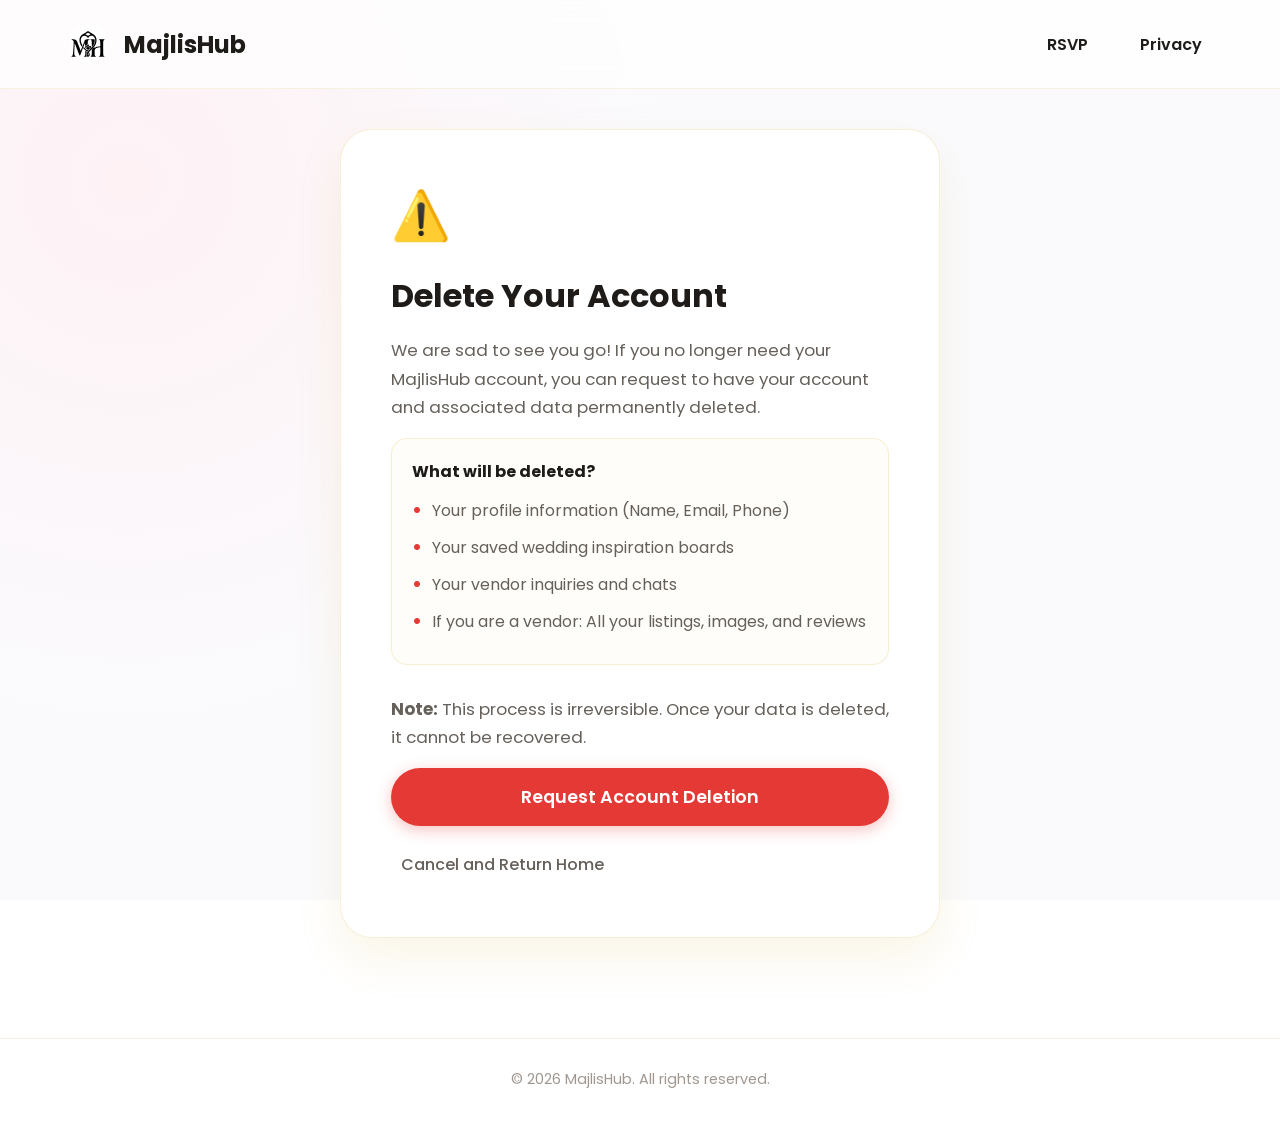
<file: delete-account.html>
<!DOCTYPE html>
<html lang="en">
<head>
    <meta charset="UTF-8">
    <meta name="viewport" content="width=device-width, initial-scale=1.0">
    <title>Delete Account | MajlisHub</title>
    
    <link href="https://fonts.googleapis.com/css2?family=Poppins:wght@400;500;600;700&display=swap" rel="stylesheet">
    <!-- FAVICON -->
    <link rel="icon" type="image/svg+xml" href="assets/MajlisHubLogoSVG.svg">
    <link rel="stylesheet" href="style.css">
</head>
<body>

    <header>
        <a href="/" class="logo-container">
            <img src="assets/MajlisHubLogoSVG.svg" alt="MajlisHub Logo" class="logo-white">
            <span>MajlisHub</span>
        </a>
        <nav class="nav-links">
                <a href="/invitations">RSVP</a>
                <a href="/privacy">Privacy</a>
        </nav>
    </header>

    <main class="content-container">
        <div class="card">
            <div class="icon-warning">⚠️</div>
            <h1>Delete Your Account</h1>
            <p>We are sad to see you go! If you no longer need your MajlisHub account, you can request to have your account and associated data permanently deleted.</p>
            
            <div class="data-list">
                <h4>What will be deleted?</h4>
                <ul>
                    <li>Your profile information (Name, Email, Phone)</li>
                    <li>Your saved wedding inspiration boards</li>
                    <li>Your vendor inquiries and chats</li>
                    <li>If you are a vendor: All your listings, images, and reviews</li>
                </ul>
            </div>

            <p><strong>Note:</strong> This process is irreversible. Once your data is deleted, it cannot be recovered.</p>

            <!-- Clicking this will open their default email app pre-filled with the request -->
            <button class="btn-delete" onclick="sendDeletionEmail()">Request Account Deletion</button>
            
            <br>
            <a href="/" class="btn-cancel">Cancel and Return Home</a>
        </div>
    </main>

    <footer>
        <p class="footer-copyright">&copy; 2026 MajlisHub. All rights reserved.</p>
    </footer>

    <script>
        function sendDeletionEmail() {
            // Replace with your actual support email
            const supportEmail = "support@majlishub.my"; 
            const subject = encodeURIComponent("Account Deletion Request - MajlisHub");
            const body = encodeURIComponent(
                "Hello MajlisHub Support,\n\n" +
                "I would like to request the permanent deletion of my account and all associated data.\n\n" +
                "Here are my details to verify my account:\n" +
                "- Registered Email Address: [Please type your registered email here]\n" +
                "- Registered Phone Number (if applicable): [Please type your phone number here]\n\n" +
                "Please confirm once my data has been removed.\n\n" +
                "Thank you."
            );
            
            window.location.href = `mailto:${supportEmail}?subject=${subject}&body=${body}`;
        }
    </script>

</body>
</html>
</file>
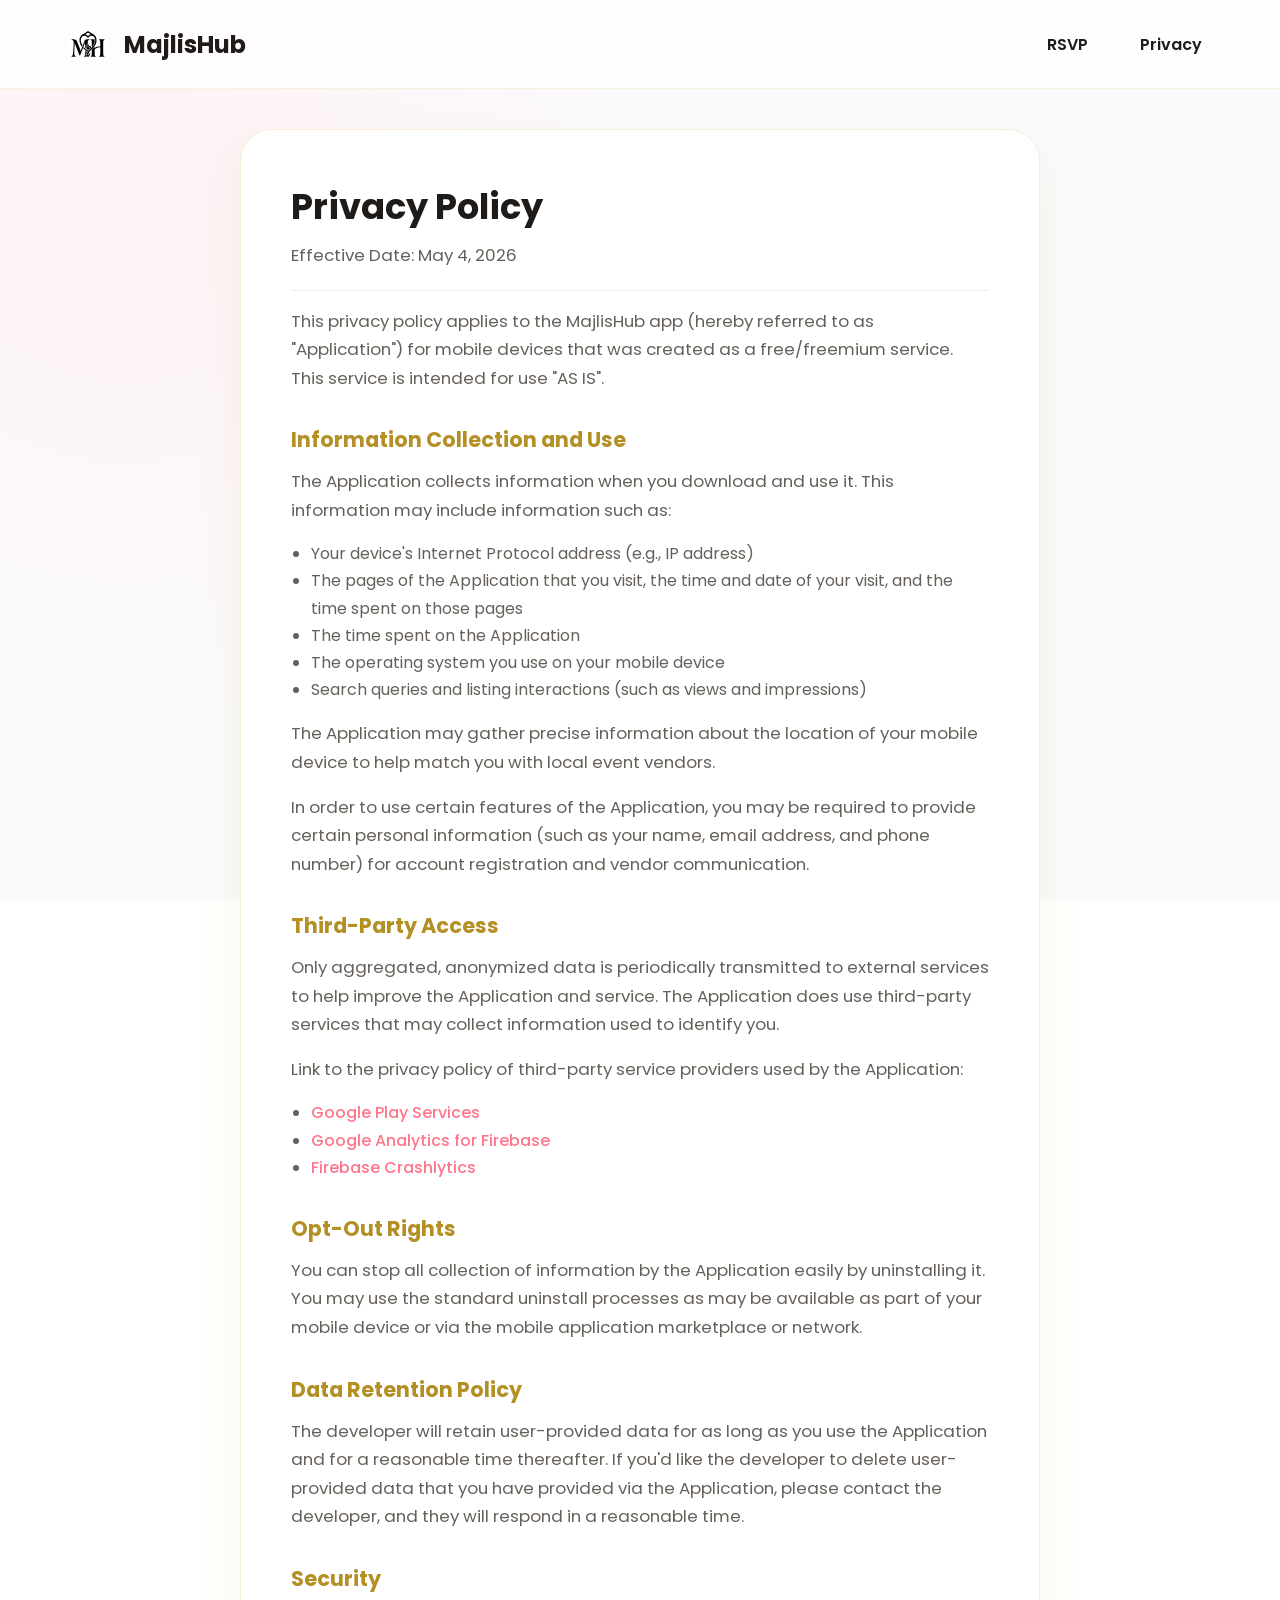
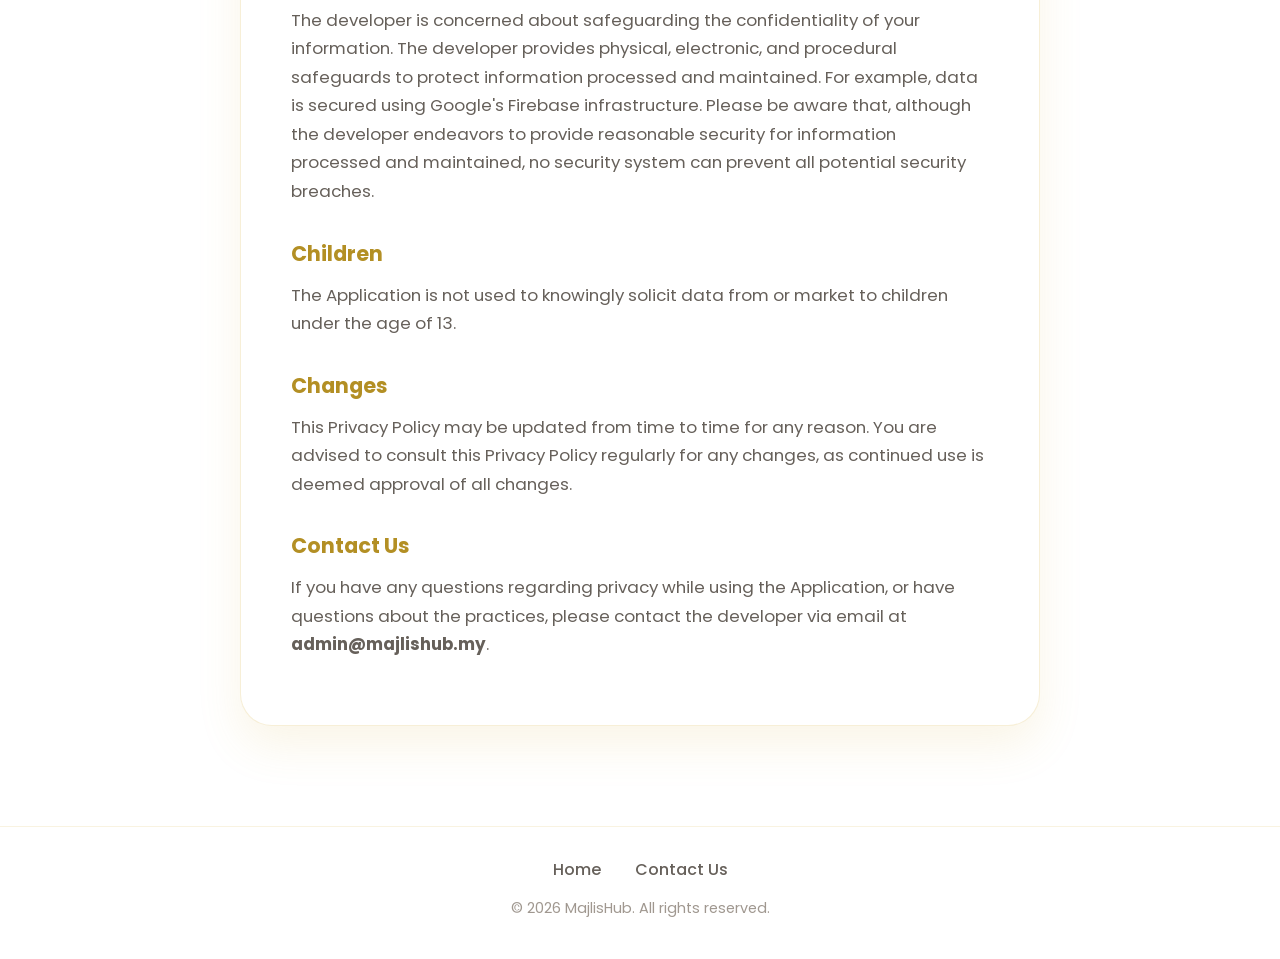
<file: privacy.html>
<!DOCTYPE html>
<html lang="en">
<head>
    <meta charset="UTF-8">
    <meta name="viewport" content="width=device-width, initial-scale=1.0">
    <title>Privacy Policy | MajlisHub</title>
    
    <link href="https://fonts.googleapis.com/css2?family=Poppins:wght@400;500;600;700&display=swap" rel="stylesheet">
    <!-- FAVICON -->
    <link rel="icon" type="image/svg+xml" href="assets/MajlisHubLogoSVG.svg">
    <script async src="https://www.googletagmanager.com/gtag/js?id=G-WJCGGY7J5M"></script>
    <script>
      window.dataLayer = window.dataLayer || [];
      function gtag(){dataLayer.push(arguments);}
      gtag('js', new Date());
      gtag('config', 'G-WJCGGY7J5M');
    </script>
    
    <link rel="stylesheet" href="style.css">
</head>
<body>

    <header>
        <!-- Clicking the logo brings the user back to the home page -->
        <a href="/" class="logo-container">
            <img src="assets/MajlisHubLogoSVG.svg" alt="MajlisHub Logo" class="logo-white">
            <span>MajlisHub</span>
        </a>
        <nav class="nav-links">
                <a href="/invitations">RSVP</a>
                <a href="/privacy">Privacy</a>
        </nav>
    </header>

    <main class="privacy-container">
        <div class="privacy-content">
            <h1>Privacy Policy</h1>
            <p class="date">Effective Date: May 4, 2026</p>

            <p>This privacy policy applies to the MajlisHub app (hereby referred to as "Application") for mobile devices that was created as a free/freemium service. This service is intended for use "AS IS".</p>

            <h3>Information Collection and Use</h3>
            <p>The Application collects information when you download and use it. This information may include information such as:</p>
            <ul>
                <li>Your device's Internet Protocol address (e.g., IP address)</li>
                <li>The pages of the Application that you visit, the time and date of your visit, and the time spent on those pages</li>
                <li>The time spent on the Application</li>
                <li>The operating system you use on your mobile device</li>
                <li>Search queries and listing interactions (such as views and impressions)</li>
            </ul>

            <p>The Application may gather precise information about the location of your mobile device to help match you with local event vendors.</p>
            <p>In order to use certain features of the Application, you may be required to provide certain personal information (such as your name, email address, and phone number) for account registration and vendor communication.</p>

            <h3>Third-Party Access</h3>
            <p>Only aggregated, anonymized data is periodically transmitted to external services to help improve the Application and service. The Application does use third-party services that may collect information used to identify you.</p>
            <p>Link to the privacy policy of third-party service providers used by the Application:</p>
            <ul>
                <li><a href="https://policies.google.com/privacy" target="_blank">Google Play Services</a></li>
                <li><a href="https://firebase.google.com/policies/analytics" target="_blank">Google Analytics for Firebase</a></li>
                <li><a href="https://firebase.google.com/support/privacy/" target="_blank">Firebase Crashlytics</a></li>
            </ul>

            <h3>Opt-Out Rights</h3>
            <p>You can stop all collection of information by the Application easily by uninstalling it. You may use the standard uninstall processes as may be available as part of your mobile device or via the mobile application marketplace or network.</p>

            <h3>Data Retention Policy</h3>
            <p>The developer will retain user-provided data for as long as you use the Application and for a reasonable time thereafter. If you'd like the developer to delete user-provided data that you have provided via the Application, please contact the developer, and they will respond in a reasonable time.</p>

            <h3>Security</h3>
            <p>The developer is concerned about safeguarding the confidentiality of your information. The developer provides physical, electronic, and procedural safeguards to protect information processed and maintained. For example, data is secured using Google's Firebase infrastructure. Please be aware that, although the developer endeavors to provide reasonable security for information processed and maintained, no security system can prevent all potential security breaches.</p>

            <h3>Children</h3>
            <p>The Application is not used to knowingly solicit data from or market to children under the age of 13.</p>

            <h3>Changes</h3>
            <p>This Privacy Policy may be updated from time to time for any reason. You are advised to consult this Privacy Policy regularly for any changes, as continued use is deemed approval of all changes.</p>

            <h3>Contact Us</h3>
            <p>If you have any questions regarding privacy while using the Application, or have questions about the practices, please contact the developer via email at <strong>admin@majlishub.my</strong>.</p>
        </div>
    </main>

    <footer>
        <div class="footer-links">
            <a href="/">Home</a>
            <a href="mailto:admin@majlishub.my">Contact Us</a>
        </div>
        <p class="footer-copyright">&copy; 2026 MajlisHub. All rights reserved.</p>
    </footer>

</body>
</html>
</file>
<file: style.css>
:root {
    --primary-gold: #D4AF37;
    --primary-gold-dark: #B38F24;
    --accent-pink: #FF758C;
    --accent-pink-hover: #FF5271;
    --pink-light: #FFF0F3;
    --gold-gradient: linear-gradient(135deg, #E6C875 0%, #D4AF37 50%, #B38F24 100%);
    --pink-gradient: linear-gradient(135deg, #FF758C 0%, #FF5271 100%);
    --gold-pink-gradient: linear-gradient(135deg, #D4AF37 0%, #FF758C 100%);
    --bg-main: #FAFAFD;
    --bg-light: #FFFFFF;
    --text-dark: #1E1B18;
    --text-muted: #66605A;
    --phone-bezel: #F5EFEB;
    --card-shadow: 0 15px 35px rgba(212, 175, 55, 0.12);
    --border-radius: 24px;
    --danger-red: #E53935;
}

* {
    margin: 0;
    padding: 0;
    box-sizing: border-box;
    font-family: 'Poppins', sans-serif;
}

body {
    background: radial-gradient(circle at 10% 20%, rgba(255, 240, 243, 0.8) 0%, rgba(250, 250, 253, 1) 40%),
                radial-gradient(circle at 90% 80%, rgba(247, 233, 196, 0.4) 0%, rgba(250, 250, 253, 1) 50%);
    background-attachment: fixed;
    color: var(--text-dark);
    overflow-x: hidden;
    min-height: 100vh;
    display: flex;
    flex-direction: column;
}

/* --- NAVIGATION --- */
header {
    display: flex;
    justify-content: space-between;
    align-items: center;
    padding: 24px 5%;
    background: rgba(255, 255, 255, 0.7);
    backdrop-filter: blur(12px);
    border-bottom: 1px solid rgba(212, 175, 55, 0.15);
    position: sticky;
    top: 0;
    z-index: 100;
}

.logo-container {
    display: flex;
    align-items: center;
    gap: 12px;
    font-weight: 700;
    font-size: 24px;
    color: var(--text-dark);
    text-decoration: none;
}

.logo-container img {
    height: 40px;
    margin-bottom: 0px;
}

.logo-white {
    filter: none;
}

.nav-links {
    display: flex;
    gap: 24px;
}

.nav-links a {
    text-decoration: none;
    color: var(--text-dark);
    font-weight: 600;
    font-size: 16px;
    transition: all 0.3s ease;
    padding: 6px 14px;
    border-radius: 20px;
}

.nav-links a:hover {
    color: var(--accent-pink);
    background: var(--pink-light);
}

/* --- HERO SECTION --- */
.hero {
    display: flex;
    align-items: center;
    justify-content: space-between;
    padding: 70px 5% 100px;
    gap: 40px;
}

.hero-content {
    flex: 1;
    max-width: 600px;
}

.hero-content h1 {
    font-size: 3.5rem;
    line-height: 1.2;
    margin-bottom: 24px;
    color: var(--text-dark);
    background: var(--gold-pink-gradient);
    -webkit-background-clip: text;
    -webkit-text-fill-color: transparent;
}

.hero-content p {
    font-size: 1.1rem;
    line-height: 1.6;
    margin-bottom: 40px;
    color: var(--text-muted);
}

.highlight {
    background: var(--gold-pink-gradient);
    -webkit-background-clip: text;
    -webkit-text-fill-color: transparent;
    font-weight: 700;
}

/* --- BUTTONS & HYPE METER --- */
.store-buttons {
    display: flex;
    gap: 16px;
    margin-bottom: 24px;
}

.store-btn {
    display: flex;
    align-items: center;
    background: var(--pink-gradient);
    color: white;
    text-decoration: none;
    padding: 14px 28px;
    border-radius: 50px;
    font-weight: 600;
    transition: transform 0.25s ease, box-shadow 0.3s ease;
    box-shadow: 0 8px 20px rgba(255, 117, 140, 0.35);
    cursor: pointer;
}

.store-btn:hover {
    transform: translateY(-3px);
    box-shadow: 0 12px 25px rgba(255, 117, 140, 0.5);
}

.store-btn img {
    height: 24px;
    margin-right: 12px;
}

.btn-text {
    display: flex;
    flex-direction: column;
    text-align: left;
}

.btn-text span:first-child {
    font-size: 10px;
    font-weight: 400;
    text-transform: uppercase;
    letter-spacing: 0.5px;
}

.btn-text span:last-child {
    font-size: 16px;
}

.hype-meter {
    background: rgba(255, 255, 255, 0.85);
    backdrop-filter: blur(12px);
    padding: 18px 24px;
    border-radius: 24px;
    display: inline-block;
    border: 1px solid rgba(212, 175, 55, 0.3);
    box-shadow: 0 10px 30px rgba(212, 175, 55, 0.08);
}

.hype-title {
    font-size: 0.95rem;
    font-weight: 600;
    color: var(--text-dark);
    margin-bottom: 12px;
    display: flex;
    align-items: center;
    gap: 8px;
}

.hype-counters {
    display: flex;
    gap: 16px;
}

.counter-badge {
    display: flex;
    align-items: center;
    gap: 8px;
    background: var(--pink-light);
    border: 1px solid rgba(255, 117, 140, 0.2);
    padding: 8px 18px;
    border-radius: 50px;
    font-size: 0.9rem;
    font-weight: 700;
    color: var(--accent-pink-hover);
    box-shadow: 0 4px 12px rgba(255, 117, 140, 0.1);
    transition: transform 0.3s cubic-bezier(0.175, 0.885, 0.32, 1.275);
}

.pop-animation {
    transform: scale(1.1);
    color: var(--primary-gold-dark);
}

.counter-badge img {
    height: 16px;
    filter: invert(53%) sepia(82%) saturate(416%) hue-rotate(309deg) brightness(101%) contrast(101%);
}

/* --- HERO IMAGE AREA --- */
.hero-image-wrapper {
    flex: 1;
    display: flex;
    justify-content: center;
    align-items: center;
    position: relative;
}

.hero-phones {
    position: relative;
    width: 450px;
    height: 600px;
    transform: translateX(40px);
}

.phone-mockup {
    position: absolute;
    background-color: #1A1A1A;
    border-radius: 44px;
    padding: 8px;
    box-shadow: 0 20px 40px rgba(0, 0, 0, 0.15);
    width: 260px;
    overflow: hidden;
    border: 3px solid #D4AF37;
}

.phone-mockup img {
    width: 100%;
    height: auto;
    border-radius: 34px;
    display: block;
}

.business-phone {
    top: 0;
    left: 0;
    z-index: 1;
}

.normal-phone {
    bottom: 0;
    right: 0;
    z-index: 2;
}

/* --- APP SHOWCASE SECTION --- */
.app-showcase {
    background-color: var(--bg-light);
    padding: 100px 5% 80px;
    text-align: center;
    border-top-left-radius: 60px;
    border-top-right-radius: 60px;
    box-shadow: 0 -15px 40px rgba(212, 175, 55, 0.06);
    border-top: 1px solid rgba(212, 175, 55, 0.2);
}

.showcase-header h2 {
    font-size: 2.5rem;
    color: var(--text-dark);
    margin-bottom: 16px;
    background: var(--gold-pink-gradient);
    -webkit-background-clip: text;
    -webkit-text-fill-color: transparent;
}

.showcase-header p {
    font-size: 1.1rem;
    color: var(--text-muted);
    max-width: 700px;
    margin: 0 auto 60px;
    line-height: 1.6;
}

.screenshot-grid {
    display: flex;
    justify-content: center;
    gap: 40px;
    flex-wrap: wrap;
}

.screenshot-card {
    flex: 1;
    min-width: 260px;
    max-width: 300px;
    display: flex;
    flex-direction: column;
    align-items: center;
}

.screenshot-card img {
    width: 100%;
    border-radius: 32px;
    box-shadow: 0 15px 35px rgba(0, 0, 0, 0.1);
    border: 6px solid #FFF;
    outline: 2px solid rgba(212, 175, 55, 0.3);
    margin-bottom: 24px;
    transition: transform 0.3s ease, box-shadow 0.3s ease;
}

.screenshot-card:hover img {
    transform: translateY(-10px);
    box-shadow: 0 20px 45px rgba(255, 117, 140, 0.25);
}

.screenshot-card h3 {
    font-size: 1.3rem;
    color: var(--text-dark);
    margin-bottom: 8px;
}

.screenshot-card p {
    font-size: 0.95rem;
    color: var(--text-muted);
    line-height: 1.5;
    padding: 0 10px;
}

/* --- MAIN & CONTAINER SECTION --- */
main {
    flex: 1;
    display: flex;
    align-items: center;
    justify-content: center;
    padding: 40px 20px;
}

/* --- CARDS (Generic / Privacy / Support / Delete Account / RSVP) --- */
.privacy-container, .support-section, .content-container {
    flex: 1;
    padding: 40px 5% 100px;
    display: flex;
    justify-content: center;
    align-items: center;
}

.privacy-content, .support-card, .card, .rsvp-card {
    background: var(--bg-light);
    padding: 50px;
    border-radius: 32px;
    max-width: 800px;
    width: 100%;
    box-shadow: 0 20px 45px rgba(212, 175, 55, 0.12);
    border: 1px solid rgba(212, 175, 55, 0.2);
}

.support-card, .card {
    max-width: 600px;
}

.rsvp-card {
    max-width: 550px;
    border-radius: var(--border-radius);
    box-shadow: var(--card-shadow);
    padding: 40px;
}

.privacy-content h1, .card h1 {
    color: var(--text-dark);
    font-size: 2.2rem;
    margin-bottom: 8px;
}

.card h1 {
    font-size: 2rem;
    margin-bottom: 16px;
}

.date {
    font-size: 0.9rem;
    color: var(--text-muted);
    margin-bottom: 30px;
    padding-bottom: 20px;
    border-bottom: 1px solid #eee;
}

.privacy-content h3 {
    color: var(--primary-gold-dark);
    margin-top: 32px;
    margin-bottom: 12px;
    font-size: 1.3rem;
}

.privacy-content p, .card p {
    color: var(--text-muted);
    line-height: 1.7;
    margin-bottom: 16px;
    font-size: 1.05rem;
}

.privacy-content ul {
    margin-left: 20px;
    margin-bottom: 16px;
    color: var(--text-muted);
    line-height: 1.7;
}

/* --- FOOTER --- */
footer {
    background-color: var(--bg-light);
    padding: 30px 5% 40px;
    text-align: center;
    margin-top: auto;
    border-top: 1px solid rgba(212, 175, 55, 0.15);
}

.footer-links {
    margin-bottom: 16px;
}

.footer-links a {
    color: var(--text-muted);
    text-decoration: none;
    font-weight: 500;
    transition: color 0.3s ease;
    margin: 0 15px;
}

.footer-links a:hover {
    color: var(--accent-pink);
}

.footer-copyright {
    color: #A09890;
    font-size: 0.9rem;
}

/* --- POPUP MODAL --- */
.modal-overlay {
    position: fixed;
    top: 0;
    left: 0;
    width: 100%;
    height: 100%;
    background: rgba(0, 0, 0, 0.6);
    display: flex;
    align-items: center;
    justify-content: center;
    z-index: 1000;
    opacity: 0;
    pointer-events: none;
    transition: opacity 0.3s ease;
}

.modal-overlay.active {
    opacity: 1;
    pointer-events: auto;
}

.modal-content {
    background: white;
    padding: 40px;
    border-radius: 24px;
    max-width: 450px;
    width: 90%;
    text-align: center;
    box-shadow: 0 15px 50px rgba(0,0,0,0.2);
    transform: translateY(30px);
    transition: transform 0.3s ease;
    border: 1px solid rgba(212, 175, 55, 0.3);
}

.modal-overlay.active .modal-content {
    transform: translateY(0);
}

.modal-content h3 {
    color: var(--primary-gold-dark);
    font-size: 1.8rem;
    margin-bottom: 16px;
}

.modal-content p {
    color: var(--text-muted);
    line-height: 1.6;
    margin-bottom: 30px;
    font-size: 1rem;
}

.close-btn {
    background: var(--pink-gradient);
    color: white;
    border: none;
    padding: 14px 36px;
    border-radius: 50px;
    font-size: 1rem;
    font-weight: 600;
    cursor: pointer;
    transition: transform 0.2s, box-shadow 0.3s;
    box-shadow: 0 6px 18px rgba(255, 117, 140, 0.35);
}

.close-btn:hover {
    transform: translateY(-2px);
    box-shadow: 0 8px 22px rgba(255, 117, 140, 0.5);
}

/* --- RESPONSIVE DESIGN --- */
@media (max-width: 900px) {
    .hero {
        flex-direction: column;
        text-align: center;
        padding-top: 40px;
        padding-bottom: 60px;
    }

    .hero-content h1 {
        font-size: 2.5rem;
    }

    .store-buttons {
        justify-content: center;
        flex-wrap: wrap;
    }

    .hero-image-wrapper {
        justify-content: center;
        margin-top: 40px;
        position: static;
        transform: none;
    }

    .hero-phones {
        position: static;
        width: auto;
        height: auto;
        display: flex;
        flex-direction: column;
        align-items: center;
        gap: 20px;
        transform: none;
    }

    .phone-mockup {
        position: static;
        width: 100%;
        max-width: 280px;
    }
}

/* --- RSVP & INVITATION STYLES --- */
@keyframes fadeIn {
    from { opacity: 0; transform: translateY(15px); }
    to { opacity: 1; transform: translateY(0); }
}

.hidden {
    display: none !important;
}

.badge {
    display: inline-block;
    background: var(--pink-light);
    color: var(--accent-pink-hover);
    border: 1px solid rgba(255, 117, 140, 0.3);
    padding: 6px 16px;
    border-radius: 50px;
    font-size: 0.85rem;
    font-weight: 600;
    text-transform: uppercase;
    letter-spacing: 1px;
    margin-bottom: 12px;
}

.rsvp-card h1 {
    font-size: 2rem;
    margin-bottom: 12px;
    color: var(--text-dark);
}

.rsvp-card p.subtitle {
    color: var(--text-muted);
    font-size: 0.95rem;
    line-height: 1.6;
    margin-bottom: 28px;
}

.event-info {
    background: #FFFDF9;
    border-radius: 16px;
    padding: 20px;
    margin-bottom: 28px;
    text-align: left;
    border: 1px solid rgba(212, 175, 55, 0.25);
}

.info-row {
    display: flex;
    align-items: flex-start;
    gap: 12px;
    margin-bottom: 10px;
    font-size: 0.95rem;
    color: var(--text-dark);
}

.info-row:last-child {
    margin-bottom: 0;
}

.info-icon {
    font-size: 1.1rem;
}

.form-group {
    margin-bottom: 20px;
    text-align: left;
}

.form-group label {
    display: block;
    font-weight: 600;
    font-size: 0.9rem;
    margin-bottom: 8px;
    color: var(--text-dark);
}

.form-group label .required {
    color: var(--accent-pink);
}

.form-control {
    width: 100%;
    padding: 14px 18px;
    border: 2px solid #EAE6E1;
    border-radius: 14px;
    font-size: 0.95rem;
    outline: none;
    transition: border-color 0.3s ease, background-color 0.3s ease;
    background: #FAFAFA;
}

.form-control:focus {
    border-color: var(--primary-gold);
    background: #FFFFFF;
    box-shadow: 0 0 0 4px rgba(212, 175, 55, 0.15);
}

textarea.form-control {
    resize: vertical;
    min-height: 120px;
}

.attendance-options {
    display: flex;
    gap: 12px;
    margin-bottom: 20px;
}

.radio-tile {
    flex: 1;
    position: relative;
}

.radio-tile input {
    position: absolute;
    opacity: 0;
    width: 100%;
    height: 100%;
    cursor: pointer;
}

.tile-content {
    border: 2px solid #EAE6E1;
    border-radius: 14px;
    padding: 14px;
    text-align: center;
    font-weight: 600;
    font-size: 0.9rem;
    color: var(--text-muted);
    transition: all 0.2s ease;
    background: #FAFAFA;
}

.radio-tile input:checked + .tile-content {
    border-color: var(--accent-pink);
    background: var(--pink-light);
    color: var(--accent-pink-hover);
}

.btn-primary, .submit-btn {
    width: 100%;
    background: var(--gold-pink-gradient);
    color: white;
    border: none;
    padding: 16px;
    border-radius: 50px;
    font-size: 1rem;
    font-weight: 600;
    cursor: pointer;
    box-shadow: 0 6px 20px rgba(212, 175, 55, 0.3);
    transition: transform 0.2s ease, box-shadow 0.3s ease;
}

.btn-primary:hover, .submit-btn:hover {
    transform: translateY(-2px);
    box-shadow: 0 8px 25px rgba(255, 117, 140, 0.4);
}

.btn-primary:disabled, .submit-btn:disabled {
    background: #CCCCCC;
    box-shadow: none;
    cursor: not-allowed;
    transform: none;
}

.error-msg {
    color: #D93025;
    font-size: 0.85rem;
    margin-top: 10px;
    text-align: center;
}

/* --- DELETE ACCOUNT STYLES --- */
.icon-warning {
    font-size: 48px;
    margin-bottom: 20px;
}

.data-list {
    text-align: left;
    background: #FFFDF9;
    padding: 20px;
    border-radius: 16px;
    margin-bottom: 30px;
    border: 1px solid rgba(212, 175, 55, 0.2);
}

.data-list h4 {
    margin-bottom: 12px;
    color: var(--text-dark);
}

.data-list ul {
    list-style-type: none;
    color: var(--text-muted);
}

.data-list li {
    margin-bottom: 8px;
    display: flex;
    align-items: center;
    gap: 10px;
}

.data-list li::before {
    content: "•";
    color: var(--danger-red);
    font-weight: bold;
    font-size: 1.2rem;
}

.btn-delete {
    display: inline-block;
    background-color: var(--danger-red);
    color: white;
    text-decoration: none;
    padding: 16px 32px;
    border-radius: 50px;
    font-weight: 600;
    font-size: 1.1rem;
    transition: background-color 0.3s ease, transform 0.2s ease;
    box-shadow: 0 4px 15px rgba(229, 57, 53, 0.3);
    width: 100%;
    margin-bottom: 16px;
    cursor: pointer;
    border: none;
}

.btn-delete:hover {
    background-color: #C62828;
    transform: translateY(-2px);
}

.btn-cancel {
    display: inline-block;
    color: var(--text-muted);
    text-decoration: none;
    font-weight: 500;
    padding: 10px;
    transition: color 0.3s;
}

.btn-cancel:hover {
    color: var(--text-dark);
}

.privacy-content a {
    color: var(--accent-pink);
    text-decoration: none;
    font-weight: 500;
}

.privacy-content a:hover {
    text-decoration: underline;
}

@media (max-width: 600px) {
    .privacy-content, .support-card, .card {
        padding: 30px 20px;
        border-radius: 20px;
    }
    .privacy-content h1, .card h1 {
        font-size: 1.8rem;
    }
}
</file>
